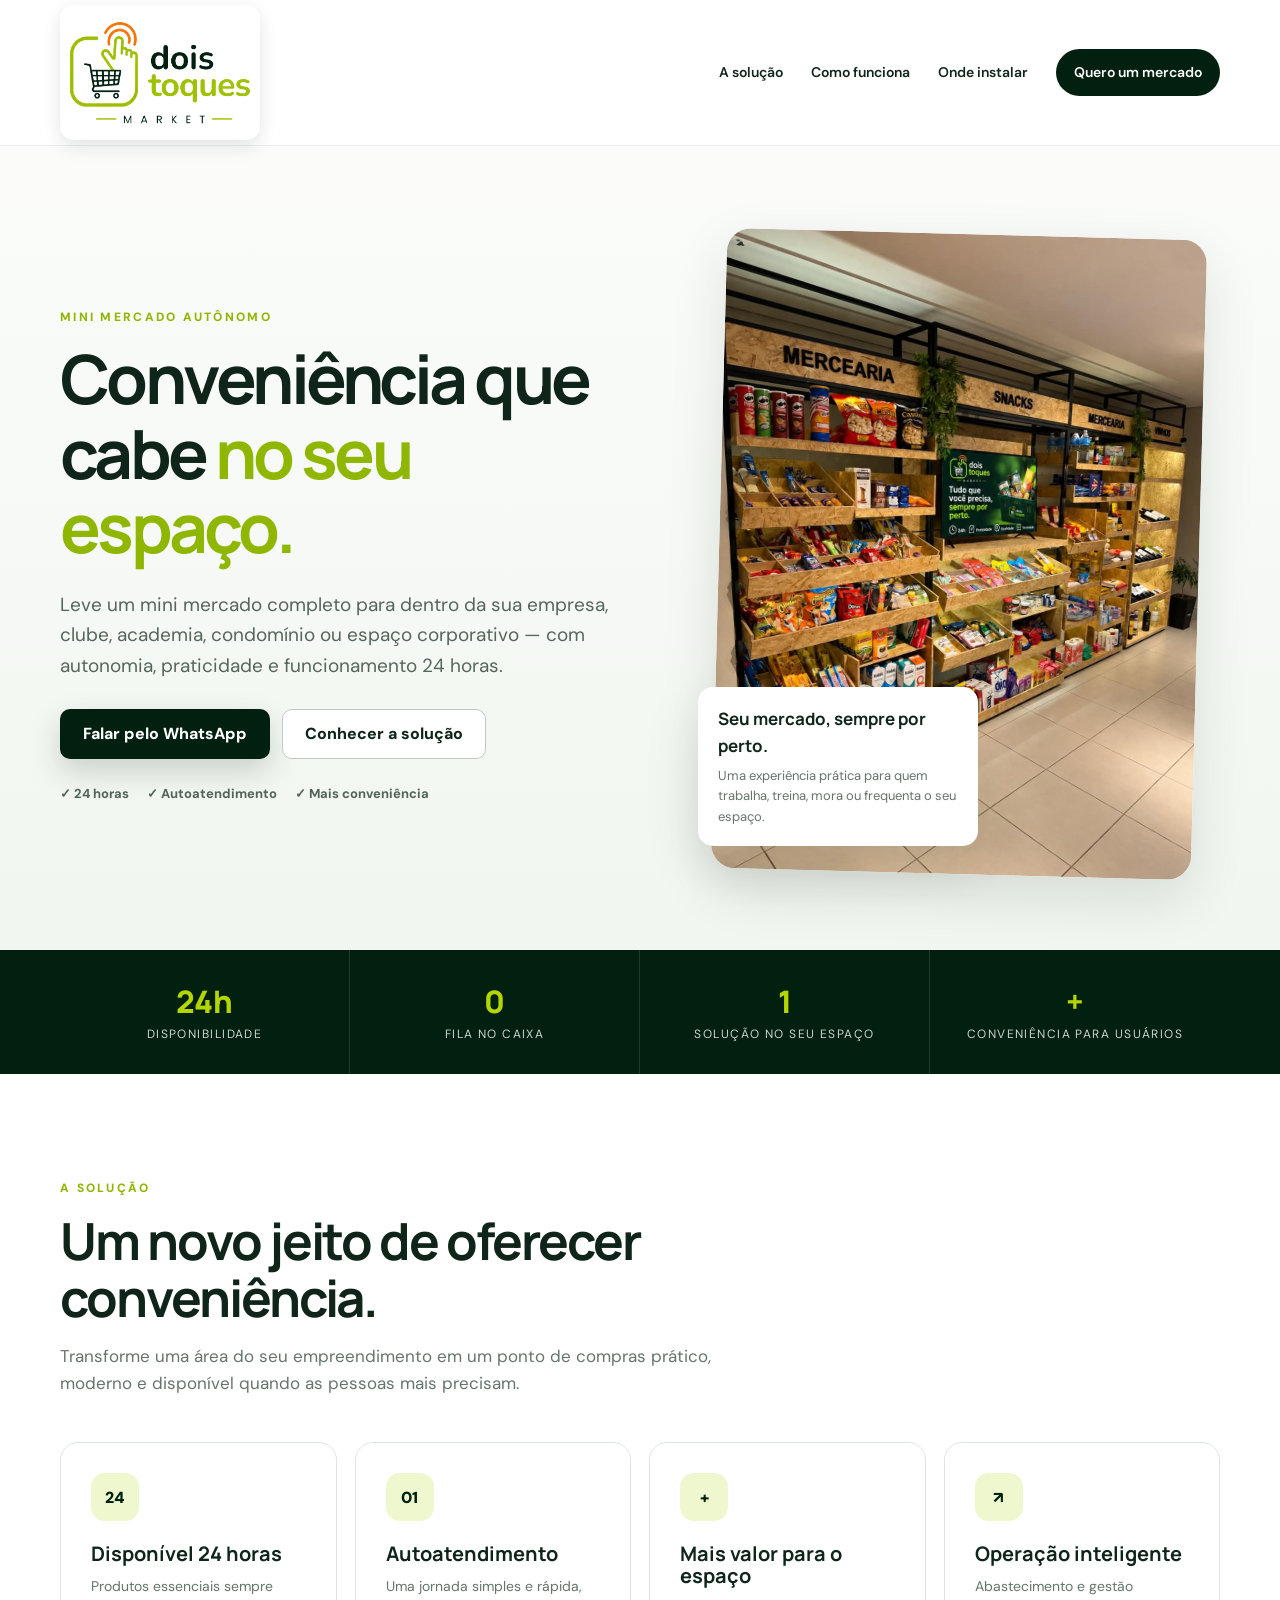
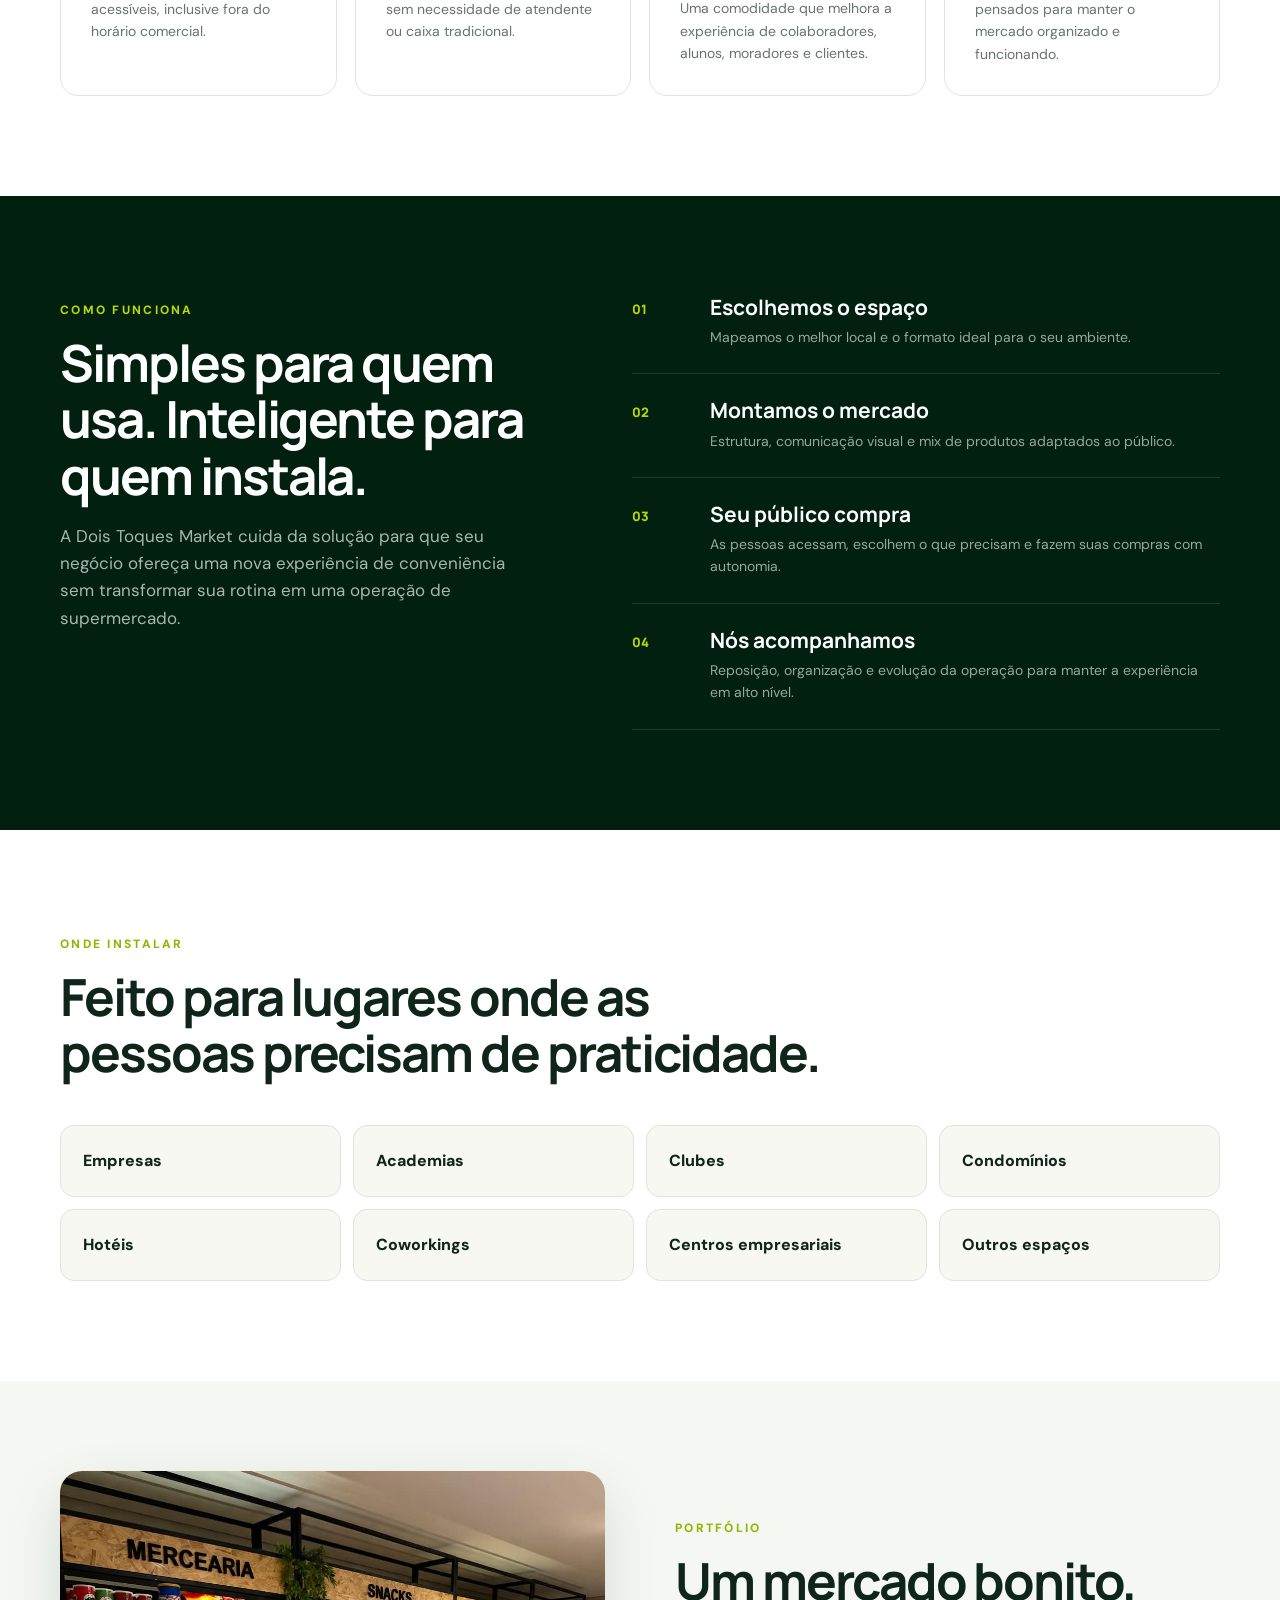
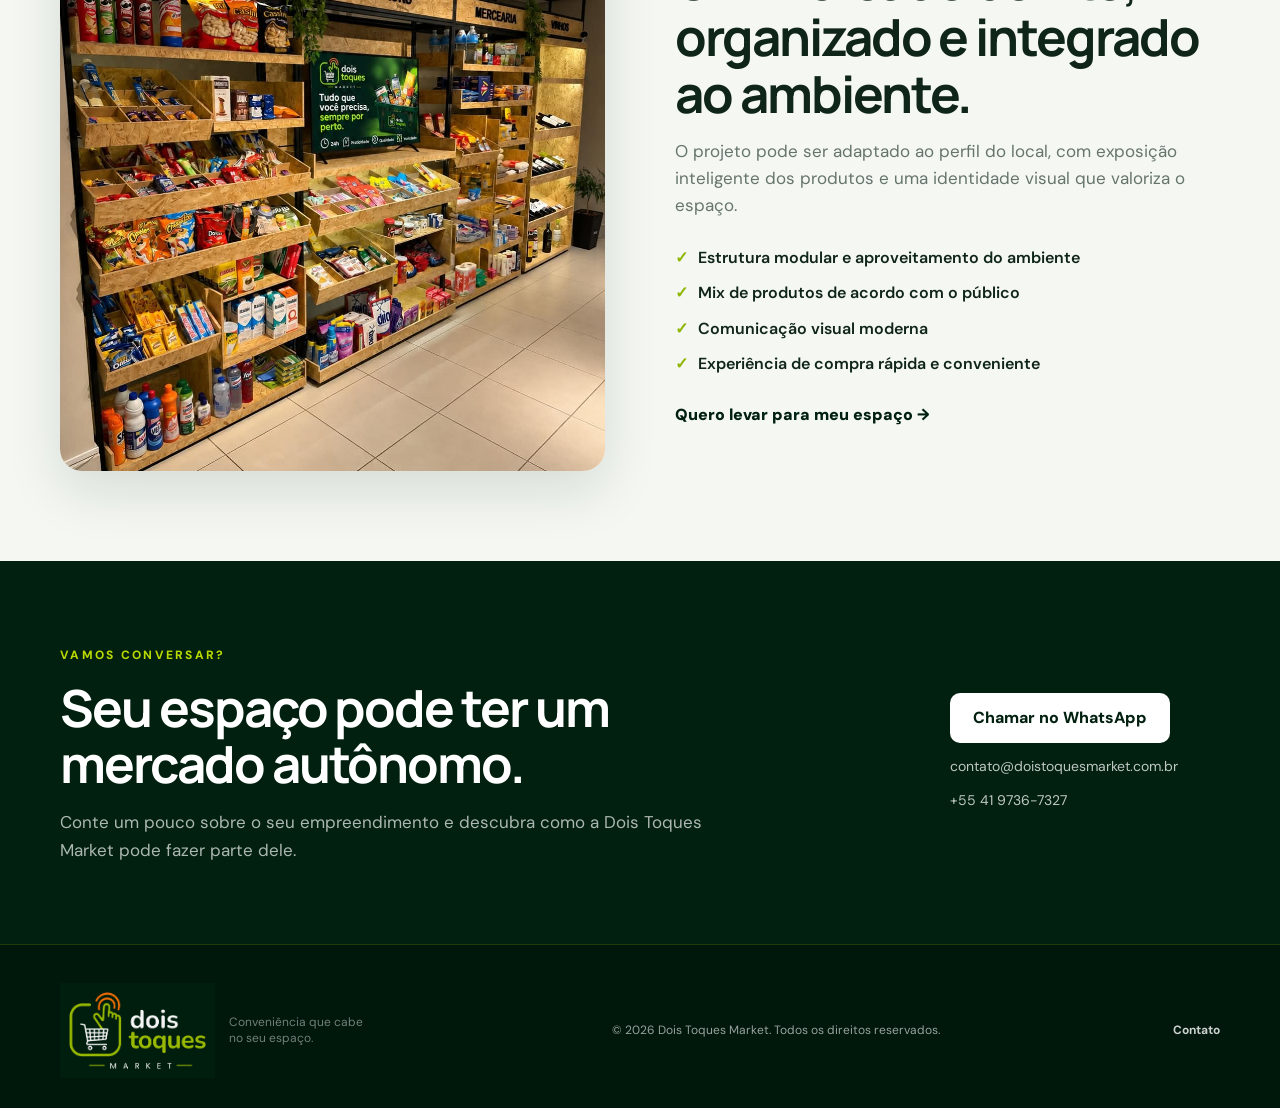
<file: index.html>
<!DOCTYPE html>
<html lang="pt-BR">
<head>
  <meta charset="UTF-8">
  <meta name="viewport" content="width=device-width, initial-scale=1.0">
  <meta name="description" content="Dois Toques Market — mini mercados autônomos para empresas, clubes, academias, condomínios e espaços corporativos. Conveniência 24 horas, sem operação de caixa.">
  <meta name="theme-color" content="#01200F">
  <title>Dois Toques Market | Mini Mercado Autônomo</title>
  <link rel="stylesheet" href="css/style.css?v=dfab762">
</head>
<body>
  <header class="site-header">
    <div class="container nav-wrap">
      <a class="brand" href="#inicio" aria-label="Dois Toques Market">
        <img src="images/logo-cabecalho-v2.png" alt="Dois Toques Market">
      </a>
      <nav class="nav" aria-label="Navegação principal">
        <a href="#solucao">A solução</a>
        <a href="#como-funciona">Como funciona</a>
        <a href="#onde-instalar">Onde instalar</a>
        <a href="#contato" class="nav-cta">Quero um mercado</a>
      </nav>
    </div>
  </header>

  <main id="inicio">
    <section class="hero">
      <div class="container hero-grid">
        <div class="hero-copy">
          <span class="eyebrow">MINI MERCADO AUTÔNOMO</span>
          <h1>Conveniência que cabe <span>no seu espaço.</span></h1>
          <p class="hero-text">
            Leve um mini mercado completo para dentro da sua empresa, clube, academia,
            condomínio ou espaço corporativo — com autonomia, praticidade e funcionamento 24 horas.
          </p>
          <div class="hero-actions">
            <a class="btn btn-primary" href="https://wa.me/554197367327?text=Ol%C3%A1%2C%20quero%20conhecer%20a%20solu%C3%A7%C3%A3o%20da%20Dois%20Toques%20Market." target="_blank" rel="noopener">Falar pelo WhatsApp</a>
            <a class="btn btn-secondary" href="#solucao">Conhecer a solução</a>
          </div>
          <div class="hero-points">
            <span>✓ 24 horas</span>
            <span>✓ Autoatendimento</span>
            <span>✓ Mais conveniência</span>
          </div>
        </div>
        <div class="hero-visual">
          <div class="glow"></div>
          <img src="images/mercado-autonomo.jpg" alt="Exemplo de mini mercado autônomo da Dois Toques Market" class="market-photo">
          <div class="floating-card">
            <strong>Seu mercado, sempre por perto.</strong>
            <span>Uma experiência prática para quem trabalha, treina, mora ou frequenta o seu espaço.</span>
          </div>
        </div>
      </div>
    </section>

    <section class="stats">
      <div class="container stats-grid">
        <div><strong>24h</strong><span>disponibilidade</span></div>
        <div><strong>0</strong><span>fila no caixa</span></div>
        <div><strong>1</strong><span>solução no seu espaço</span></div>
        <div><strong>+</strong><span>conveniência para usuários</span></div>
      </div>
    </section>

    <section id="solucao" class="section">
      <div class="container">
        <div class="section-heading">
          <span class="eyebrow">A SOLUÇÃO</span>
          <h2>Um novo jeito de oferecer conveniência.</h2>
          <p>Transforme uma área do seu empreendimento em um ponto de compras prático, moderno e disponível quando as pessoas mais precisam.</p>
        </div>
        <div class="cards">
          <article class="card">
            <div class="icon">24</div>
            <h3>Disponível 24 horas</h3>
            <p>Produtos essenciais sempre acessíveis, inclusive fora do horário comercial.</p>
          </article>
          <article class="card">
            <div class="icon">01</div>
            <h3>Autoatendimento</h3>
            <p>Uma jornada simples e rápida, sem necessidade de atendente ou caixa tradicional.</p>
          </article>
          <article class="card">
            <div class="icon">+</div>
            <h3>Mais valor para o espaço</h3>
            <p>Uma comodidade que melhora a experiência de colaboradores, alunos, moradores e clientes.</p>
          </article>
          <article class="card">
            <div class="icon">↗</div>
            <h3>Operação inteligente</h3>
            <p>Abastecimento e gestão pensados para manter o mercado organizado e funcionando.</p>
          </article>
        </div>
      </div>
    </section>

    <section id="como-funciona" class="section section-dark">
      <div class="container process-grid">
        <div>
          <span class="eyebrow eyebrow-light">COMO FUNCIONA</span>
          <h2>Simples para quem usa. Inteligente para quem instala.</h2>
          <p class="muted">A Dois Toques Market cuida da solução para que seu negócio ofereça uma nova experiência de conveniência sem transformar sua rotina em uma operação de supermercado.</p>
        </div>
        <div class="steps">
          <div class="step"><span>01</span><div><h3>Escolhemos o espaço</h3><p>Mapeamos o melhor local e o formato ideal para o seu ambiente.</p></div></div>
          <div class="step"><span>02</span><div><h3>Montamos o mercado</h3><p>Estrutura, comunicação visual e mix de produtos adaptados ao público.</p></div></div>
          <div class="step"><span>03</span><div><h3>Seu público compra</h3><p>As pessoas acessam, escolhem o que precisam e fazem suas compras com autonomia.</p></div></div>
          <div class="step"><span>04</span><div><h3>Nós acompanhamos</h3><p>Reposição, organização e evolução da operação para manter a experiência em alto nível.</p></div></div>
        </div>
      </div>
    </section>

    <section id="onde-instalar" class="section">
      <div class="container">
        <div class="section-heading">
          <span class="eyebrow">ONDE INSTALAR</span>
          <h2>Feito para lugares onde as pessoas precisam de praticidade.</h2>
        </div>
        <div class="audience-grid">
          <div class="audience">Empresas</div>
          <div class="audience">Academias</div>
          <div class="audience">Clubes</div>
          <div class="audience">Condomínios</div>
          <div class="audience">Hotéis</div>
          <div class="audience">Coworkings</div>
          <div class="audience">Centros empresariais</div>
          <div class="audience">Outros espaços</div>
        </div>
      </div>
    </section>

    <section class="portfolio">
      <div class="container portfolio-grid">
        <div class="portfolio-image-wrap">
          <img src="images/mercado-autonomo.jpg" alt="Portfólio de mini mercado autônomo" class="portfolio-image">
        </div>
        <div class="portfolio-copy">
          <span class="eyebrow">PORTFÓLIO</span>
          <h2>Um mercado bonito, organizado e integrado ao ambiente.</h2>
          <p>O projeto pode ser adaptado ao perfil do local, com exposição inteligente dos produtos e uma identidade visual que valoriza o espaço.</p>
          <ul>
            <li>Estrutura modular e aproveitamento do ambiente</li>
            <li>Mix de produtos de acordo com o público</li>
            <li>Comunicação visual moderna</li>
            <li>Experiência de compra rápida e conveniente</li>
          </ul>
          <a class="text-link" href="#contato">Quero levar para meu espaço →</a>
        </div>
      </div>
    </section>

    <section class="cta-section" id="contato">
      <div class="container cta-box">
        <div>
          <span class="eyebrow eyebrow-light">VAMOS CONVERSAR?</span>
          <h2>Seu espaço pode ter um mercado autônomo.</h2>
          <p>Conte um pouco sobre o seu empreendimento e descubra como a Dois Toques Market pode fazer parte dele.</p>
        </div>
        <div class="cta-actions">
          <a class="btn btn-light" href="https://wa.me/554197367327?text=Ol%C3%A1%2C%20quero%20uma%20proposta%20para%20meu%20espa%C3%A7o." target="_blank" rel="noopener">Chamar no WhatsApp</a>
          <a class="contact-email" href="mailto:contato@doistoquesmarket.com.br">contato@doistoquesmarket.com.br</a>
          <span class="phone">+55 41 9736-7327</span>
        </div>
      </div>
    </section>
  </main>

  <footer class="footer">
    <div class="container footer-wrap">
      <div class="footer-brand">
        <img src="images/logo-escura.png" alt="Dois Toques Market" class="footer-logo">
        <span>Conveniência que cabe no seu espaço.</span>
      </div>
      <span>© 2026 Dois Toques Market. Todos os direitos reservados.</span>
      <a href="mailto:contato@doistoquesmarket.com.br">Contato</a>
    </div>
  </footer>
</body>
</html>
</file>
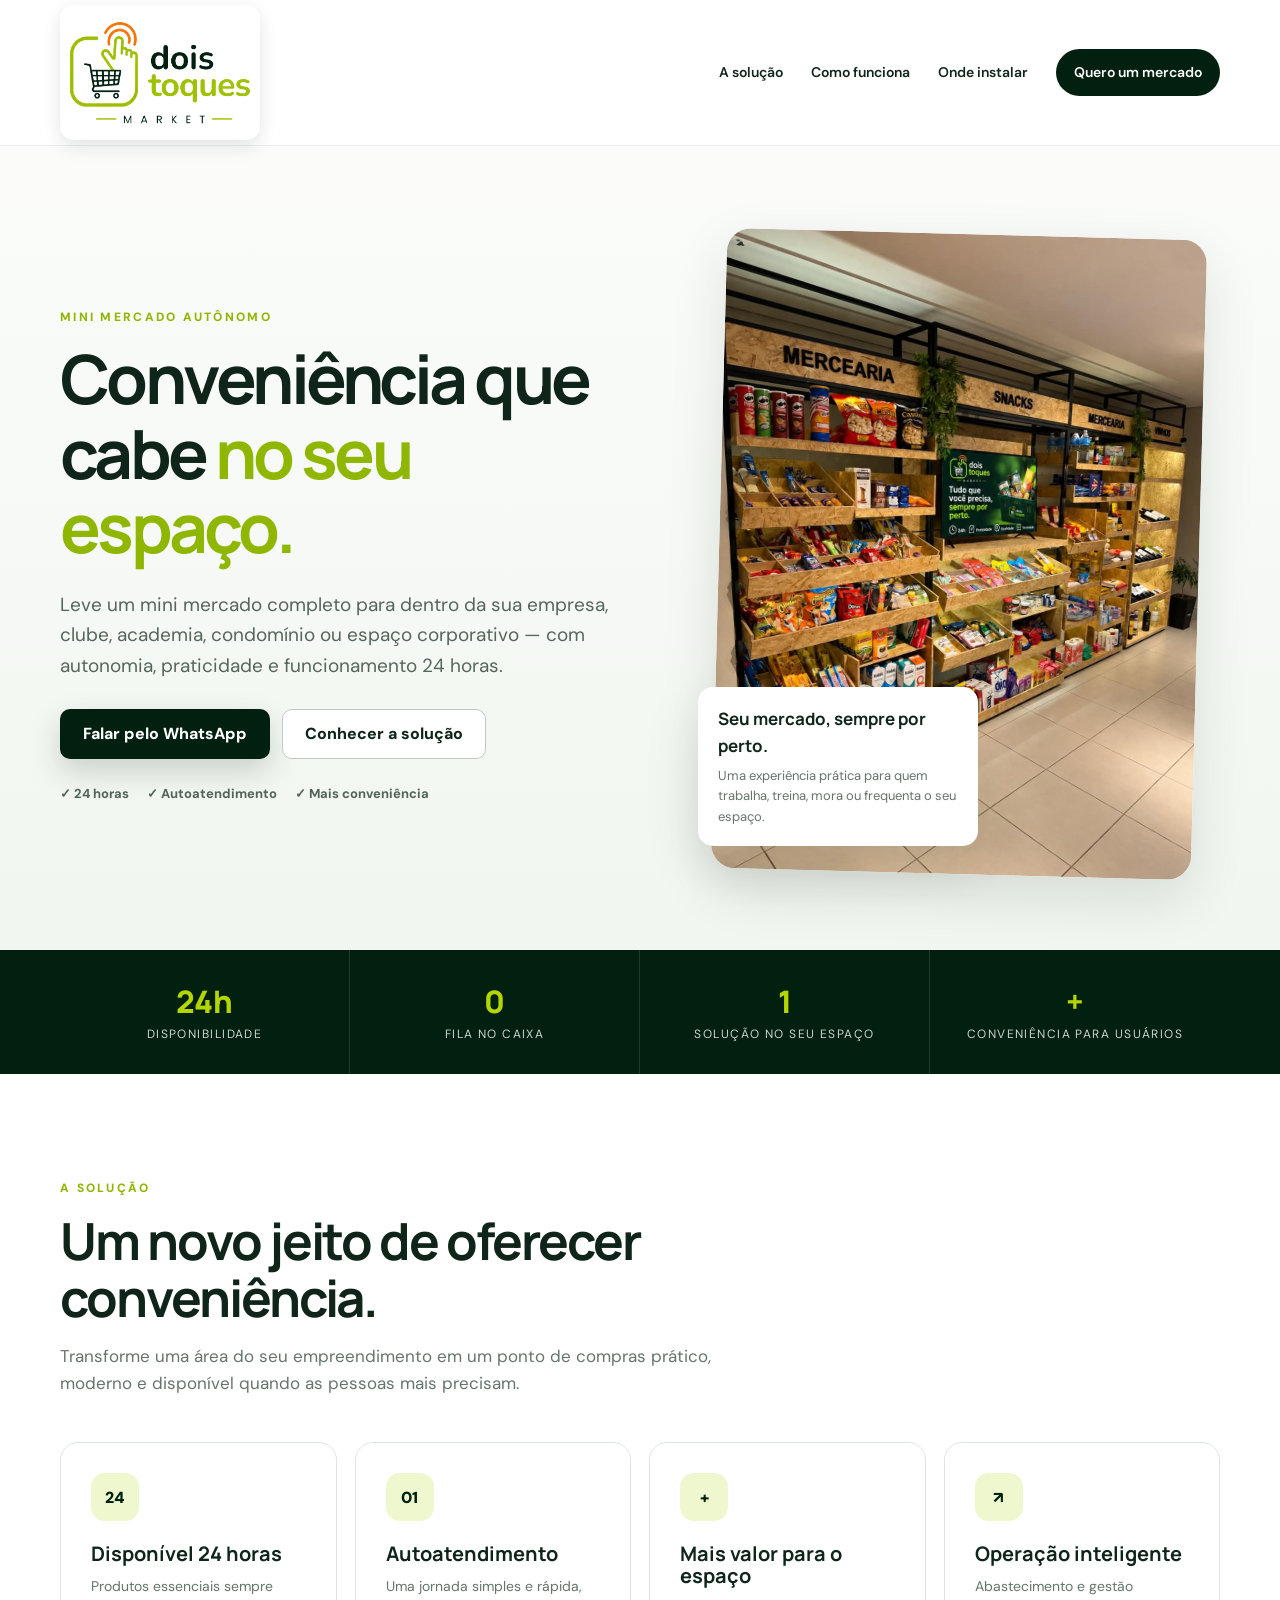
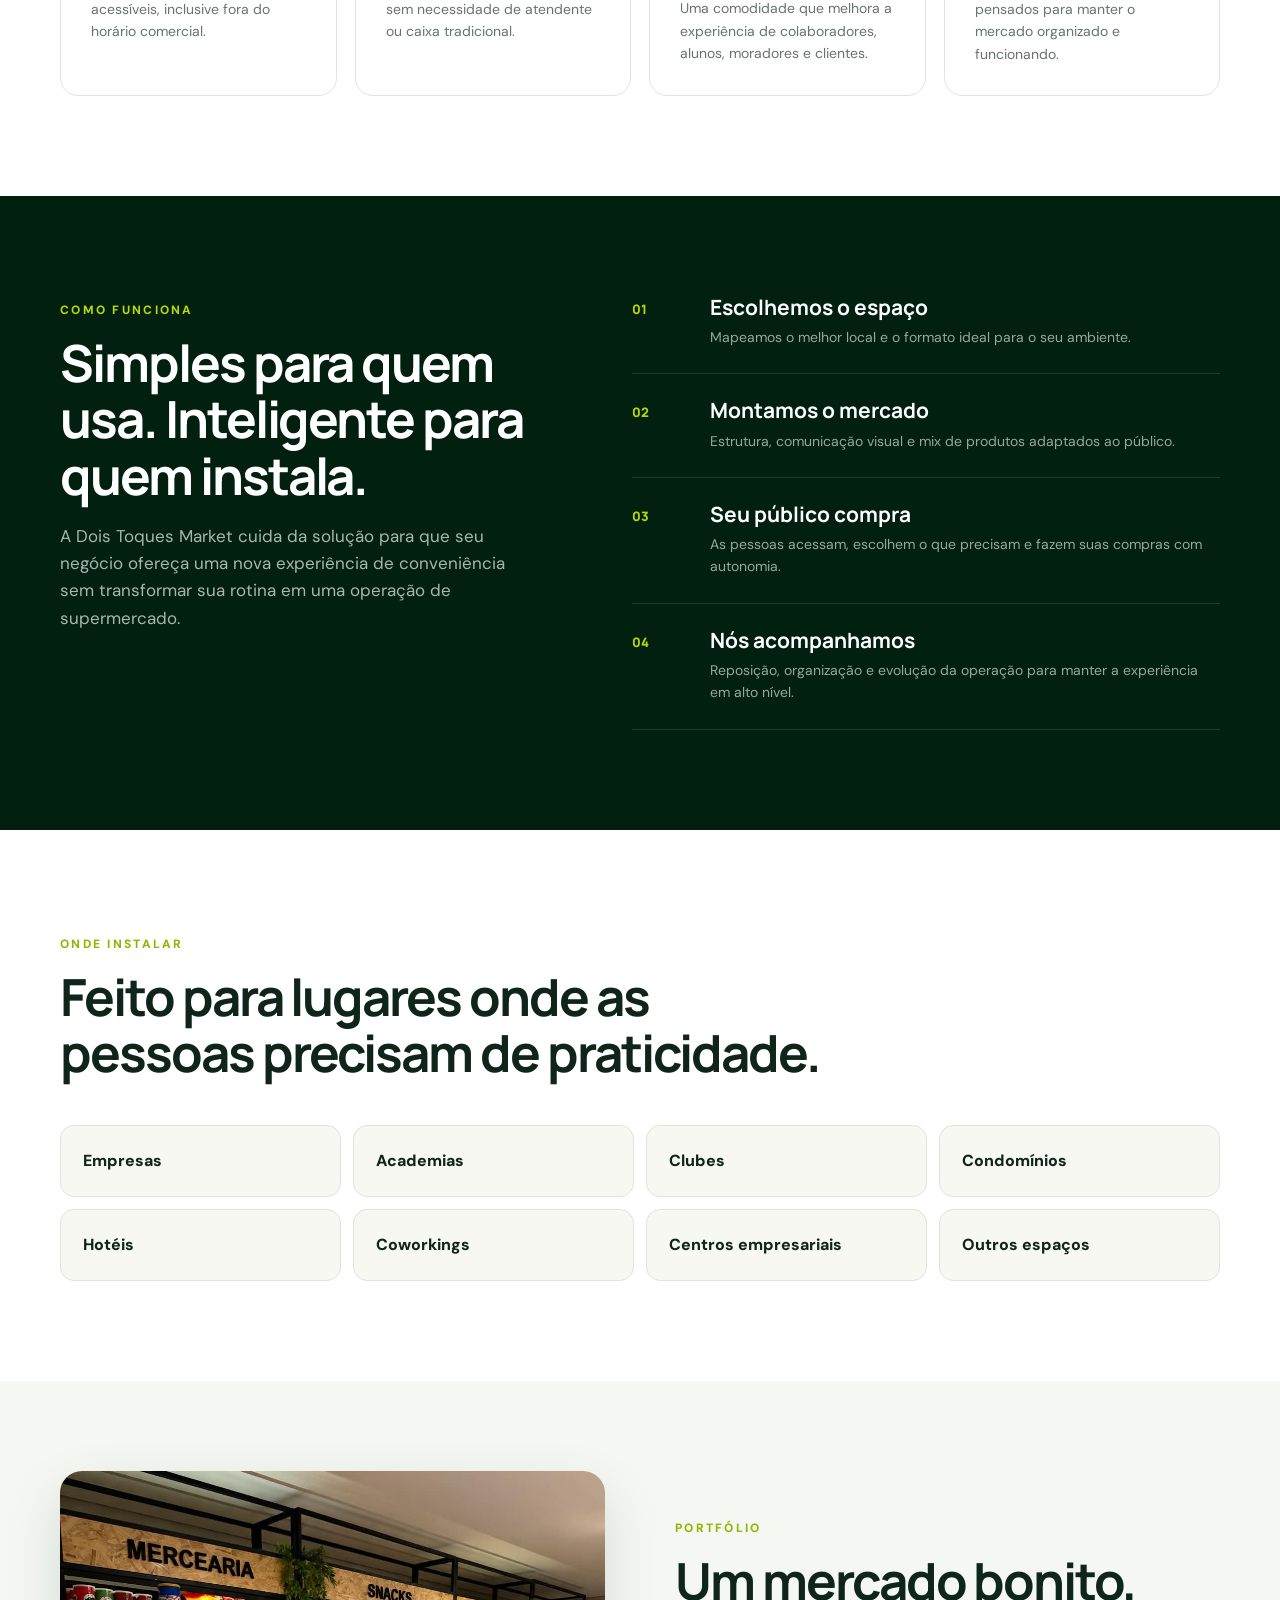
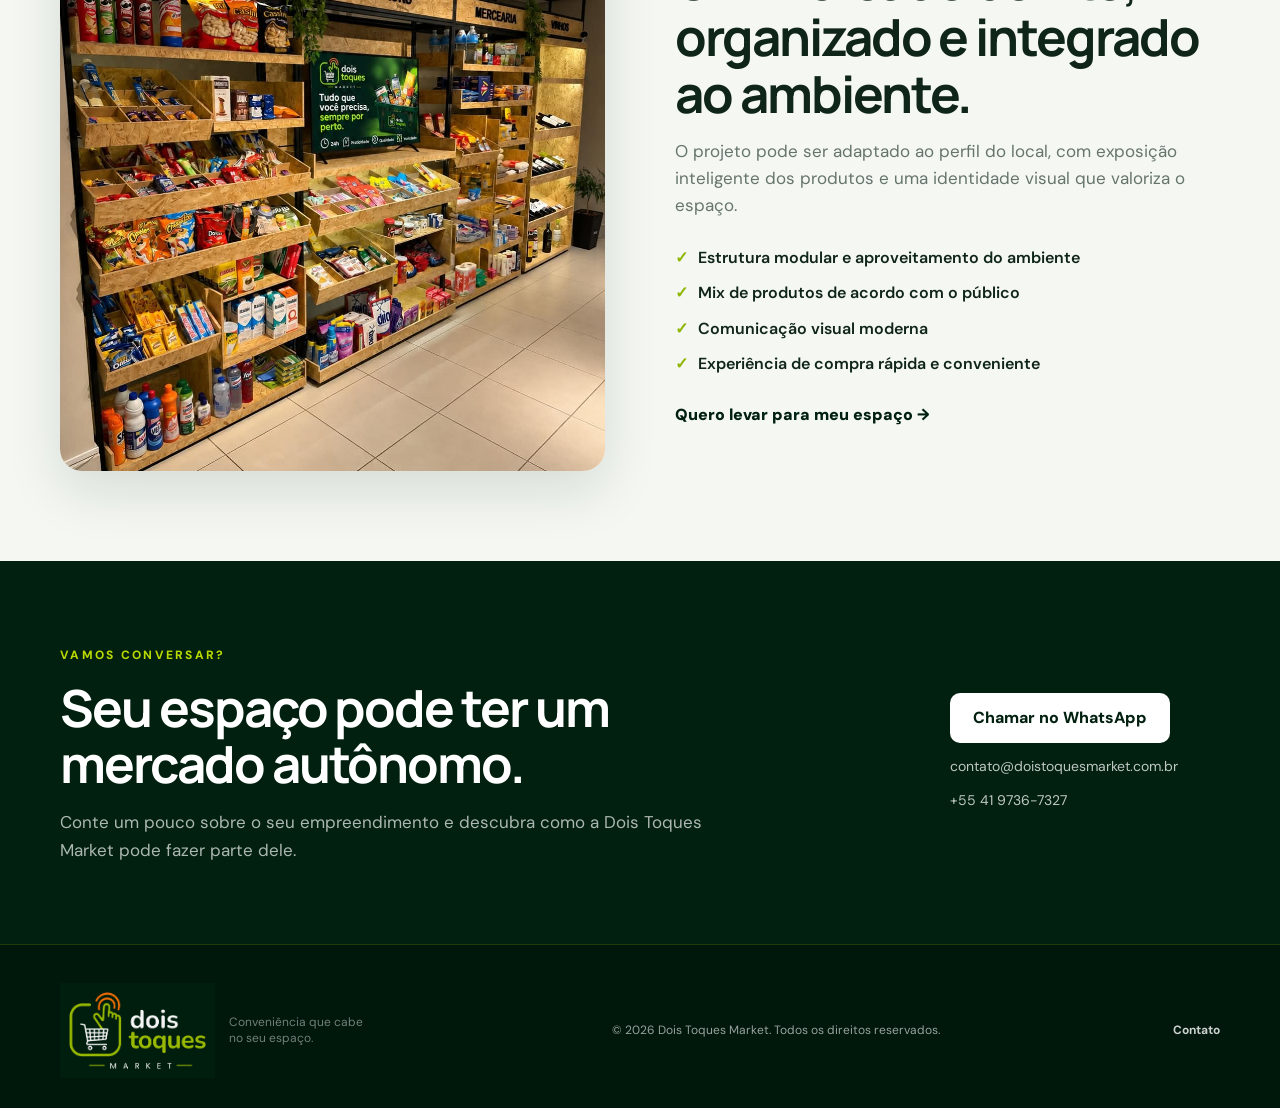
<file: html/index.html>
<!DOCTYPE html>
<html lang="pt-BR">
<head>
  <meta charset="UTF-8">
  <meta name="viewport" content="width=device-width, initial-scale=1.0">
  <meta name="description" content="Dois Toques Market — mini mercados autônomos para empresas, clubes, academias, condomínios e espaços corporativos. Conveniência 24 horas, sem operação de caixa.">
  <meta name="theme-color" content="#01200F">
  <title>Dois Toques Market | Mini Mercado Autônomo</title>
  <link rel="stylesheet" href="../css/style.css?v=dfab762">
</head>
<body>
  <header class="site-header">
    <div class="container nav-wrap">
      <a class="brand" href="#inicio" aria-label="Dois Toques Market">
        <img src="../images/logo-cabecalho-v2.png" alt="Dois Toques Market">
      </a>
      <nav class="nav" aria-label="Navegação principal">
        <a href="#solucao">A solução</a>
        <a href="#como-funciona">Como funciona</a>
        <a href="#onde-instalar">Onde instalar</a>
        <a href="#contato" class="nav-cta">Quero um mercado</a>
      </nav>
    </div>
  </header>

  <main id="inicio">
    <section class="hero">
      <div class="container hero-grid">
        <div class="hero-copy">
          <span class="eyebrow">MINI MERCADO AUTÔNOMO</span>
          <h1>Conveniência que cabe <span>no seu espaço.</span></h1>
          <p class="hero-text">
            Leve um mini mercado completo para dentro da sua empresa, clube, academia,
            condomínio ou espaço corporativo — com autonomia, praticidade e funcionamento 24 horas.
          </p>
          <div class="hero-actions">
            <a class="btn btn-primary" href="https://wa.me/554197367327?text=Ol%C3%A1%2C%20quero%20conhecer%20a%20solu%C3%A7%C3%A3o%20da%20Dois%20Toques%20Market." target="_blank" rel="noopener">Falar pelo WhatsApp</a>
            <a class="btn btn-secondary" href="#solucao">Conhecer a solução</a>
          </div>
          <div class="hero-points">
            <span>✓ 24 horas</span>
            <span>✓ Autoatendimento</span>
            <span>✓ Mais conveniência</span>
          </div>
        </div>
        <div class="hero-visual">
          <div class="glow"></div>
          <img src="../images/mercado-autonomo.jpg" alt="Exemplo de mini mercado autônomo da Dois Toques Market" class="market-photo">
          <div class="floating-card">
            <strong>Seu mercado, sempre por perto.</strong>
            <span>Uma experiência prática para quem trabalha, treina, mora ou frequenta o seu espaço.</span>
          </div>
        </div>
      </div>
    </section>

    <section class="stats">
      <div class="container stats-grid">
        <div><strong>24h</strong><span>disponibilidade</span></div>
        <div><strong>0</strong><span>fila no caixa</span></div>
        <div><strong>1</strong><span>solução no seu espaço</span></div>
        <div><strong>+</strong><span>conveniência para usuários</span></div>
      </div>
    </section>

    <section id="solucao" class="section">
      <div class="container">
        <div class="section-heading">
          <span class="eyebrow">A SOLUÇÃO</span>
          <h2>Um novo jeito de oferecer conveniência.</h2>
          <p>Transforme uma área do seu empreendimento em um ponto de compras prático, moderno e disponível quando as pessoas mais precisam.</p>
        </div>
        <div class="cards">
          <article class="card">
            <div class="icon">24</div>
            <h3>Disponível 24 horas</h3>
            <p>Produtos essenciais sempre acessíveis, inclusive fora do horário comercial.</p>
          </article>
          <article class="card">
            <div class="icon">01</div>
            <h3>Autoatendimento</h3>
            <p>Uma jornada simples e rápida, sem necessidade de atendente ou caixa tradicional.</p>
          </article>
          <article class="card">
            <div class="icon">+</div>
            <h3>Mais valor para o espaço</h3>
            <p>Uma comodidade que melhora a experiência de colaboradores, alunos, moradores e clientes.</p>
          </article>
          <article class="card">
            <div class="icon">↗</div>
            <h3>Operação inteligente</h3>
            <p>Abastecimento e gestão pensados para manter o mercado organizado e funcionando.</p>
          </article>
        </div>
      </div>
    </section>

    <section id="como-funciona" class="section section-dark">
      <div class="container process-grid">
        <div>
          <span class="eyebrow eyebrow-light">COMO FUNCIONA</span>
          <h2>Simples para quem usa. Inteligente para quem instala.</h2>
          <p class="muted">A Dois Toques Market cuida da solução para que seu negócio ofereça uma nova experiência de conveniência sem transformar sua rotina em uma operação de supermercado.</p>
        </div>
        <div class="steps">
          <div class="step"><span>01</span><div><h3>Escolhemos o espaço</h3><p>Mapeamos o melhor local e o formato ideal para o seu ambiente.</p></div></div>
          <div class="step"><span>02</span><div><h3>Montamos o mercado</h3><p>Estrutura, comunicação visual e mix de produtos adaptados ao público.</p></div></div>
          <div class="step"><span>03</span><div><h3>Seu público compra</h3><p>As pessoas acessam, escolhem o que precisam e fazem suas compras com autonomia.</p></div></div>
          <div class="step"><span>04</span><div><h3>Nós acompanhamos</h3><p>Reposição, organização e evolução da operação para manter a experiência em alto nível.</p></div></div>
        </div>
      </div>
    </section>

    <section id="onde-instalar" class="section">
      <div class="container">
        <div class="section-heading">
          <span class="eyebrow">ONDE INSTALAR</span>
          <h2>Feito para lugares onde as pessoas precisam de praticidade.</h2>
        </div>
        <div class="audience-grid">
          <div class="audience">Empresas</div>
          <div class="audience">Academias</div>
          <div class="audience">Clubes</div>
          <div class="audience">Condomínios</div>
          <div class="audience">Hotéis</div>
          <div class="audience">Coworkings</div>
          <div class="audience">Centros empresariais</div>
          <div class="audience">Outros espaços</div>
        </div>
      </div>
    </section>

    <section class="portfolio">
      <div class="container portfolio-grid">
        <div class="portfolio-image-wrap">
          <img src="../images/mercado-autonomo.jpg" alt="Portfólio de mini mercado autônomo" class="portfolio-image">
        </div>
        <div class="portfolio-copy">
          <span class="eyebrow">PORTFÓLIO</span>
          <h2>Um mercado bonito, organizado e integrado ao ambiente.</h2>
          <p>O projeto pode ser adaptado ao perfil do local, com exposição inteligente dos produtos e uma identidade visual que valoriza o espaço.</p>
          <ul>
            <li>Estrutura modular e aproveitamento do ambiente</li>
            <li>Mix de produtos de acordo com o público</li>
            <li>Comunicação visual moderna</li>
            <li>Experiência de compra rápida e conveniente</li>
          </ul>
          <a class="text-link" href="#contato">Quero levar para meu espaço →</a>
        </div>
      </div>
    </section>

    <section class="cta-section" id="contato">
      <div class="container cta-box">
        <div>
          <span class="eyebrow eyebrow-light">VAMOS CONVERSAR?</span>
          <h2>Seu espaço pode ter um mercado autônomo.</h2>
          <p>Conte um pouco sobre o seu empreendimento e descubra como a Dois Toques Market pode fazer parte dele.</p>
        </div>
        <div class="cta-actions">
          <a class="btn btn-light" href="https://wa.me/554197367327?text=Ol%C3%A1%2C%20quero%20uma%20proposta%20para%20meu%20espa%C3%A7o." target="_blank" rel="noopener">Chamar no WhatsApp</a>
          <a class="contact-email" href="mailto:contato@doistoquesmarket.com.br">contato@doistoquesmarket.com.br</a>
          <span class="phone">+55 41 9736-7327</span>
        </div>
      </div>
    </section>
  </main>

  <footer class="footer">
    <div class="container footer-wrap">
      <div class="footer-brand">
        <img src="../images/logo-escura.png" alt="Dois Toques Market" class="footer-logo">
        <span>Conveniência que cabe no seu espaço.</span>
      </div>
      <span>© 2026 Dois Toques Market. Todos os direitos reservados.</span>
      <a href="mailto:contato@doistoquesmarket.com.br">Contato</a>
    </div>
  </footer>
</body>
</html>
</file>
<file: css/style.css>
@import url('https://fonts.googleapis.com/css2?family=DM+Sans:wght@400;500;600;700&family=Manrope:wght@600;700;800&display=swap');

:root {
  --green: #01200F;
  --green-2: #073D22;
  --lime: #A8CF00;
  --lime-2: #8FB600;
  --orange: #FF7A00;
  --cream: #F7F8F2;
  --white: #FFFFFF;
  --text: #10251A;
  --muted: #66746C;
  --line: #DDE5DE;
  --shadow: 0 20px 55px rgba(1, 32, 15, .12);
}

* { box-sizing: border-box; }
html { scroll-behavior: smooth; }
body {
  margin: 0;
  color: var(--text);
  background: var(--white);
  font-family: 'DM Sans', Arial, sans-serif;
  line-height: 1.6;
  overflow-x: hidden;
}
a { color: inherit; text-decoration: none; }
img { max-width: 100%; display: block; }
.container { width: min(1160px, calc(100% - 40px)); margin: 0 auto; }

.site-header {
  position: sticky;
  top: 0;
  z-index: 50;
  background: rgba(255,255,255,.92);
  backdrop-filter: blur(14px);
  border-bottom: 1px solid rgba(1,32,15,.08);
}
.nav-wrap { min-height: 145px; display:flex; align-items:center; justify-content:space-between; gap:30px; }
.brand img { width: 200px; height: 135px; object-fit: contain; border-radius: 14px; background: #fff; box-shadow: 0 6px 18px rgba(1,32,15,.12); transition: transform .25s ease, box-shadow .25s ease; }
.brand:hover img { transform: translateY(-2px); box-shadow: 0 9px 22px rgba(1,32,15,.18); }
.nav { display:flex; align-items:center; gap:28px; font-weight:600; font-size:14px; }
.nav a:not(.nav-cta):hover { color: var(--lime-2); }
.nav-cta { padding: 12px 18px; border-radius: 999px; background: var(--green); color: white; }

.hero {
  position: relative;
  overflow: hidden;
  padding: 88px 0 76px;
  background: linear-gradient(180deg, #fbfcfa 0%, #f1f6f0 100%);
  animation: reveal-section .8s ease both;
}
.hero-grid { display:grid; grid-template-columns: 1fr .92fr; align-items:center; gap:70px; }
.hero-copy { animation: slide-up .75s .12s ease both; }
.eyebrow {
  display:inline-block;
  color: var(--lime-2);
  font-weight:800;
  font-size:12px;
  letter-spacing: .19em;
  margin-bottom: 14px;
}
.eyebrow-light { color: #B9D900; }
h1, h2, h3 { font-family: 'Manrope', Arial, sans-serif; margin:0; line-height:1.1; }
h1 { font-size: clamp(44px, 5.3vw, 74px); letter-spacing:-.055em; max-width:700px; }
h1 span { color: var(--lime-2); }
.hero-text { font-size:19px; max-width:650px; color:#56665D; margin:25px 0 28px; }
.hero-actions { display:flex; flex-wrap:wrap; gap:12px; }
.btn {
  display:inline-flex; align-items:center; justify-content:center;
  min-height:50px; padding:0 22px; border-radius:10px;
  font-weight:800; transition:.2s ease; border:1px solid transparent;
}
.btn:hover { transform: translateY(-2px); }
.btn-primary { background:var(--green); color:white; box-shadow:0 12px 30px rgba(1,32,15,.18); }
.btn-secondary { border-color:#BFCBC2; background:white; }
.btn-light { background:white; color:var(--green); }
.hero-points { display:flex; flex-wrap:wrap; gap:18px; margin-top:25px; font-size:13px; font-weight:700; color:#51635A; }

.hero-visual { position:relative; min-height:500px; display:flex; align-items:center; justify-content:center; }
.hero-visual { animation: slide-in-right .9s .2s ease both; }
.glow { position:absolute; width:390px; height:390px; border-radius:50%; background:rgba(168,207,0,.17); filter:blur(12px); animation: pulse-glow 5s ease-in-out infinite; }
.market-photo {
  position:relative; z-index:2; width:min(480px, 100%); aspect-ratio:3/4; object-fit:cover;
  border-radius:24px; box-shadow:var(--shadow); transform:rotate(1.5deg); transition:transform .35s ease, box-shadow .35s ease;
}
.market-photo:hover { transform:rotate(0) scale(1.02); box-shadow:0 28px 65px rgba(1, 32, 15, .2); }
.floating-card {
  position:absolute; z-index:3; bottom:28px; left:0; width:280px;
  padding:18px 20px; background:white; border-radius:15px; box-shadow:var(--shadow);
}
.floating-card strong { display:block; font-family:'Manrope'; font-size:17px; }
.floating-card span { display:block; color:var(--muted); font-size:13px; margin-top:6px; }

.stats { background:var(--green); color:white; }
.stats-grid { display:grid; grid-template-columns:repeat(4,1fr); }
.stats-grid div { padding:30px 20px; border-right:1px solid rgba(255,255,255,.12); text-align:center; }
.stats-grid div:last-child { border:0; }
.stats strong { display:block; font:800 31px 'Manrope'; color:#B5D500; }
.stats span { display:block; font-size:12px; text-transform:uppercase; letter-spacing:.12em; opacity:.8; margin-top:3px; }

.section { padding:100px 0; }
.section-heading { max-width:760px; margin-bottom:45px; }
.section-heading h2, .process-grid h2, .portfolio-copy h2, .cta-box h2 { font-size:clamp(34px,4vw,54px); letter-spacing:-.04em; }
.section-heading p { font-size:17px; color:var(--muted); max-width:680px; margin:18px 0 0; }
.cards { display:grid; grid-template-columns:repeat(4,1fr); gap:18px; }
.card { padding:30px; border:1px solid var(--line); border-radius:18px; background:white; transition:transform .25s ease, box-shadow .25s ease, border-color .25s ease; animation: slide-up .7s ease both; }
.card:nth-child(2) { animation-delay:.08s; }
.card:nth-child(3) { animation-delay:.16s; }
.card:nth-child(4) { animation-delay:.24s; }
.card:hover { transform:translateY(-5px); box-shadow:var(--shadow); }
.icon { width:48px; height:48px; display:grid; place-items:center; border-radius:14px; background:#EFF7CF; color:var(--green); font-weight:900; margin-bottom:22px; }
.card h3 { font-size:20px; margin-bottom:10px; }
.card p { color:var(--muted); margin:0; font-size:14px; }

.section-dark { background:var(--green); color:white; }
.process-grid { display:grid; grid-template-columns:.9fr 1.1fr; gap:90px; align-items:start; }
.process-grid h2 { max-width:520px; }
.muted { color:rgba(255,255,255,.67); max-width:500px; margin-top:20px; font-size:17px; }
.steps { display:grid; gap:0; }
.step { display:grid; grid-template-columns:58px 1fr; gap:20px; padding:25px 0; border-bottom:1px solid rgba(255,255,255,.12); }
.step:first-child { padding-top:0; }
.step > span { color:#B8D600; font:800 13px 'Manrope'; padding-top:4px; }
.step h3 { font-size:21px; }
.step p { margin:7px 0 0; color:rgba(255,255,255,.6); font-size:14px; }

.audience-grid { display:grid; grid-template-columns:repeat(4,1fr); gap:12px; }
.audience { border:1px solid var(--line); border-radius:14px; padding:22px; font-weight:800; background:var(--cream); transition:transform .25s ease, background .25s ease, border-color .25s ease; }
.audience:hover { transform:translateY(-4px); background:#EFF7CF; border-color:#C8DB7A; }

.portfolio { padding:90px 0; background:#F4F7F2; }
.portfolio-grid { display:grid; grid-template-columns:1fr 1fr; gap:70px; align-items:center; }
.portfolio-image-wrap { position:relative; }
.portfolio-image { width:100%; max-height:600px; object-fit:cover; border-radius:22px; box-shadow:var(--shadow); }
.portfolio-copy p { color:var(--muted); font-size:17px; }
.portfolio-copy ul { padding:0; list-style:none; margin:25px 0; display:grid; gap:10px; }
.portfolio-copy li { font-weight:600; }
.portfolio-copy li::before { content:'✓'; color:var(--lime-2); margin-right:10px; font-weight:900; }
.text-link { color:var(--green); font-weight:900; }

.cta-section { padding:80px 0; background:var(--green); }
.cta-box { color:white; display:flex; justify-content:space-between; gap:50px; align-items:center; }
.cta-box h2 { max-width:650px; }
.cta-box p { color:rgba(255,255,255,.68); max-width:650px; margin:18px 0 0; font-size:17px; }
.cta-actions { display:flex; flex-direction:column; align-items:flex-start; gap:12px; min-width:270px; }
.contact-email, .phone { color:rgba(255,255,255,.75); font-size:14px; }
.contact-email:hover { color:white; }

.footer { background:#00170B; color:rgba(255,255,255,.6); padding:38px 0 30px; font-size:12px; border-top:1px solid rgba(168,207,0,.2); animation: reveal-section .8s .2s ease both; }
.footer-wrap { display:flex; align-items:center; justify-content:space-between; gap:26px; }
.footer-brand { display:flex; align-items:center; gap:14px; }
.footer-brand > span { max-width:150px; line-height:1.35; color:rgba(255,255,255,.45); }
.footer-logo { width:155px; height:auto; opacity:.96; transition:transform .3s ease, opacity .3s ease; }
.footer-logo:hover { transform:translateY(-3px); opacity:1; }
.footer a { font-weight:700; color:rgba(255,255,255,.8); }
.footer a:hover { color:#B8D600; }

@keyframes slide-up {
  from { opacity:0; transform:translateY(24px); }
  to { opacity:1; transform:translateY(0); }
}
@keyframes slide-in-right {
  from { opacity:0; transform:translateX(28px); }
  to { opacity:1; transform:translateX(0); }
}
@keyframes reveal-section {
  from { opacity:0; }
  to { opacity:1; }
}
@keyframes pulse-glow {
  0%, 100% { transform:scale(.96); opacity:.7; }
  50% { transform:scale(1.06); opacity:1; }
}

@media (prefers-reduced-motion: reduce) {
  *, *::before, *::after { animation-duration:.01ms !important; animation-iteration-count:1 !important; scroll-behavior:auto !important; transition-duration:.01ms !important; }
}

@media (max-width: 900px) {
  .nav { display:none; }
  .hero { padding-top:55px; }
  .hero-grid, .process-grid, .portfolio-grid { grid-template-columns:1fr; gap:45px; }
  .hero-visual { min-height:auto; }
  .cards { grid-template-columns:repeat(2,1fr); }
  .audience-grid { grid-template-columns:repeat(2,1fr); }
  .cta-box { flex-direction:column; align-items:flex-start; }
}
@media (max-width: 560px) {
  .container { width:min(100% - 28px, 1160px); }
  .brand img { width:155px; height:115px; }
  h1 { font-size:42px; }
  .hero-text { font-size:17px; }
  .hero-actions .btn { width:100%; }
  .hero-points { gap:9px; flex-direction:column; }
  .stats-grid { grid-template-columns:repeat(2,1fr); }
  .stats-grid div { padding:22px 10px; border-bottom:1px solid rgba(255,255,255,.12); }
  .cards { grid-template-columns:1fr; }
  .audience-grid { grid-template-columns:1fr; }
  .section { padding:70px 0; }
  .portfolio { padding:65px 0; }
  .floating-card { position:relative; bottom:auto; left:auto; margin-top:-70px; width:calc(100% - 30px); }
  .hero-visual { flex-direction:column; }
  .footer-wrap { flex-direction:column; align-items:flex-start; }
  .footer-brand { align-items:flex-start; flex-direction:column; gap:8px; }
}
</file>
